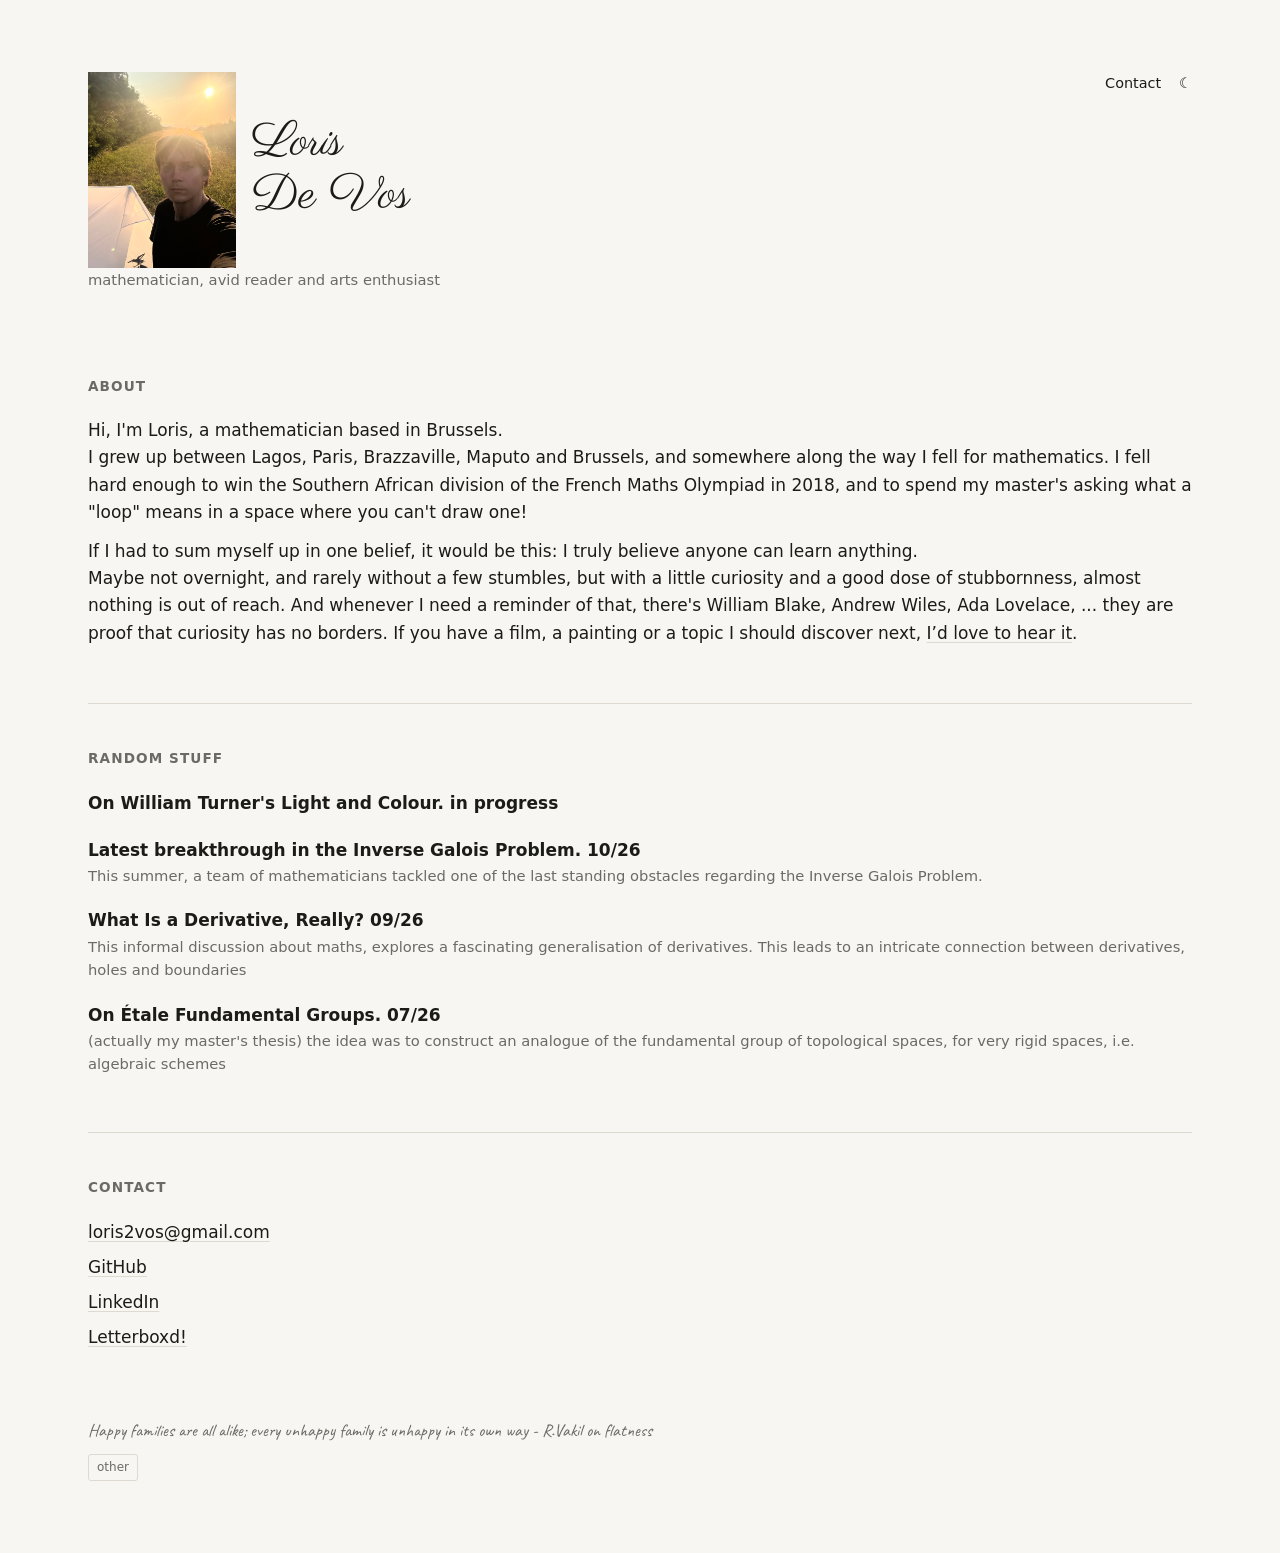
<file: index.html>
<!DOCTYPE html>
<html lang="en">
<head>
  <meta charset="UTF-8" />
  <meta name="viewport" content="width=device-width, initial-scale=1" />
  <!-- page title and description -->
  <title>Loris De Vos</title>
  <meta name="description" content="Personal site of Lolo" />
  <script src="script.js"></script>
  <script>applySavedTheme();</script>
  <link href="https://fonts.googleapis.com/css2?family=Caveat&family=Parisienne&display=swap" rel="stylesheet">
  <link rel="stylesheet" href="style.css" />
  <link rel="icon" type="image/png" sizes="64x64" href="fox_logo.png">
  <link rel="icon" href="fox_logo.ico">
  <style>
    p.size {
        font-size: 10px;
    }
  </style>
</head>
<body>

  <header class="site-header">
    <div class="header-info">
      <div class="identity">
        <img src="photos/lolo.jpg" class="avatar" width="148" height="196">
        <h1 class="name">
          <span>Loris</span>
          <span>De Vos</span>
        </h1>
      </div>
      <p class="tagline">mathematician, avid reader and arts enthusiast</p>
    </div>
    <nav class="nav">
      <!-- <a href="#writing">Blog</a> -->
      <a href="#contact">Contact</a>
      <button type="button" class="theme-toggle" id="theme-toggle" aria-label="Switch between light and dark mode">☾</button>
    </nav>
  </header>

  <main>
    <section id="about" class="section">
      <h2>About</h2>
      <p>  <!-- bio. 2-4 sentences -->
        Hi, I'm Loris, a mathematician based in Brussels. <br>
        I grew up between Lagos, Paris, Brazzaville, Maputo and Brussels, and somewhere along the way I fell for mathematics.
        I fell hard enough to win the Southern African division of the French Maths Olympiad in 2018, 
        and to spend my master's asking what a "loop" means in a space where you can't draw one!
      </p>
      <p>
        If I had to sum myself up in one belief, it would be this:
        I truly believe anyone can learn anything. <br>
        Maybe not overnight, and rarely without a few stumbles, 
        but with a little curiosity and a good dose of stubbornness, 
        almost nothing is out of reach.
        And whenever I need a reminder of that, there's William Blake, Andrew Wiles, Ada Lovelace, ... they are
        proof that curiosity has no borders.
        If you have a film, a painting or a topic I should discover next, <a href="#contact">I’d love to hear it</a>.
      </p>
    </section>

 

    <section id="writing" class="section">
      <h2>Random stuff</h2>

      <ul class="entry-list">
        <li class="entry">
          <a href="image_1.html" class="entry-title">On William Turner's Light and Colour. in progress</a>
          <p class="entry-meta"></p>
        </li>

        <li class="entry">
          <a href="recent_papers.html" class="entry-title">Latest breakthrough in the Inverse Galois Problem. 10/26</a>
          <p class="entry-meta">This summer, a team of mathematicians tackled one of the last standing obstacles regarding the Inverse Galois Problem.</p>
        </li>

        <li class="entry">
          <a href="blog_derivatives.html" class="entry-title"> What Is a Derivative, Really? 09/26</a>
          <p class="entry-meta"> This informal discussion about maths, explores a fascinating generalisation of derivatives. 
            This leads to an intricate connection between derivatives, holes and boundaries </p>
        </li>
        
        <li class="entry">
          <a href="https://arxiv.org/pdf/2606.23906" target="_blank" rel="noopener" class="entry-title">On Étale Fundamental Groups. 07/26</a>
          <p class="entry-meta"> (actually my master's thesis) the idea was to construct an analogue of the fundamental group of 
            topological spaces, for very rigid spaces, i.e. algebraic schemes</p>
        </li>       

      </ul>
    </section>

    <section id="contact" class="section">
      <h2>Contact</h2>
      <ul class="entry-list contact-list">
        <li><a href="mailto:loris2vos@gmail.com">loris2vos@gmail.com</a></li>
        <li><a href="https://github.com/hispagui" target="_blank" rel="noopener">GitHub</a></li>
        <li><a href="https://linkedin.com/in/loris-de-vos/" target="_blank" rel="noopener">LinkedIn</a></li>
        <li><a href="https://letterboxd.com/hispagui/" target="_blank" rel="noopener">Letterboxd!</a></li>

      </ul>
    </section>
  </main>
  
  <footer class="site-footer">
    <p class="quote" id="random-quote" aria-live="polite"></p>
    <button type="button" class="quote-button" id="new-quote">other</button>
  </footer> 

  <script>
    initQuotes();
    initThemeToggle();
  </script>


</body>
</html>
</file>
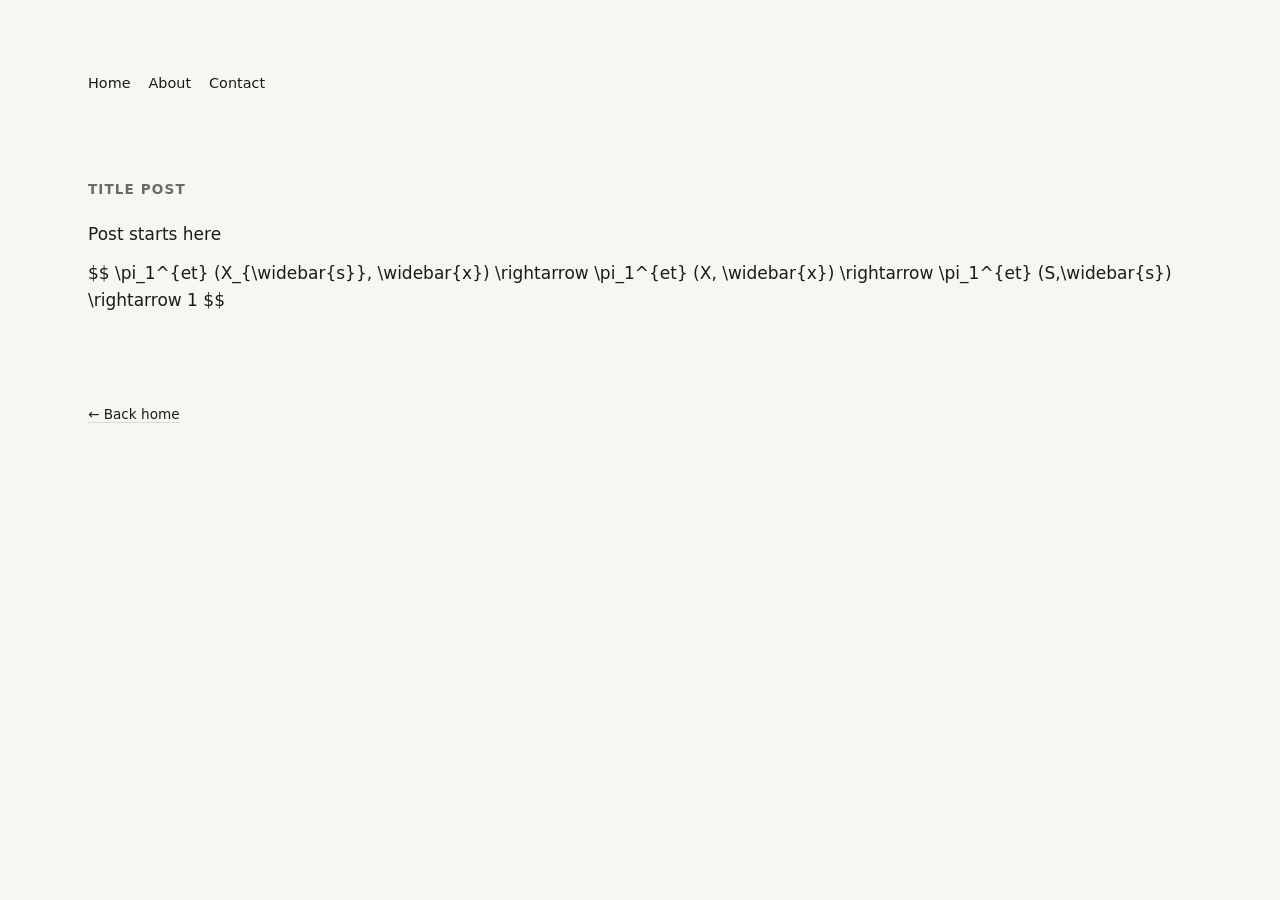
<file: blog.html>
<!DOCTYPE html>
<html lang="en">
<head>
  <meta charset="UTF-8" />
  <meta name="viewport" content="width=device-width, initial-scale=1" />
  <title>Blog — Loris De Vos</title>
  <meta name="description" content="Writing by Loris De Vos." />
  <link rel="stylesheet" href="style.css" />
  <link rel="icon" type="image/png" sizes="64x64" href="fox_logo.png">
  <link rel="icon" href="fox_logo.ico">
</head>
<body>

  <header class="site-header">

    <nav class="nav">
      <a href="index.html">Home</a>
      <a href="index.html#about">About</a>
      <a href="index.html#contact">Contact</a>
    </nav>
  </header>

  <main>
    <section class="section">
      <h2>Title post</h2>

      <p>
        Post starts here <br>
        <div>
          $$
          \pi_1^{et} (X_{\widebar{s}}, \widebar{x}) \rightarrow \pi_1^{et} (X, \widebar{x}) \rightarrow \pi_1^{et} (S,\widebar{s}) \rightarrow 1
          $$
        </div>
      </p>
      
    </section>
  </main>

  <footer class="site-footer">
    <p><a href="index.html">&larr; Back home</a></p>
  </footer>

</body>
</html>
</file>
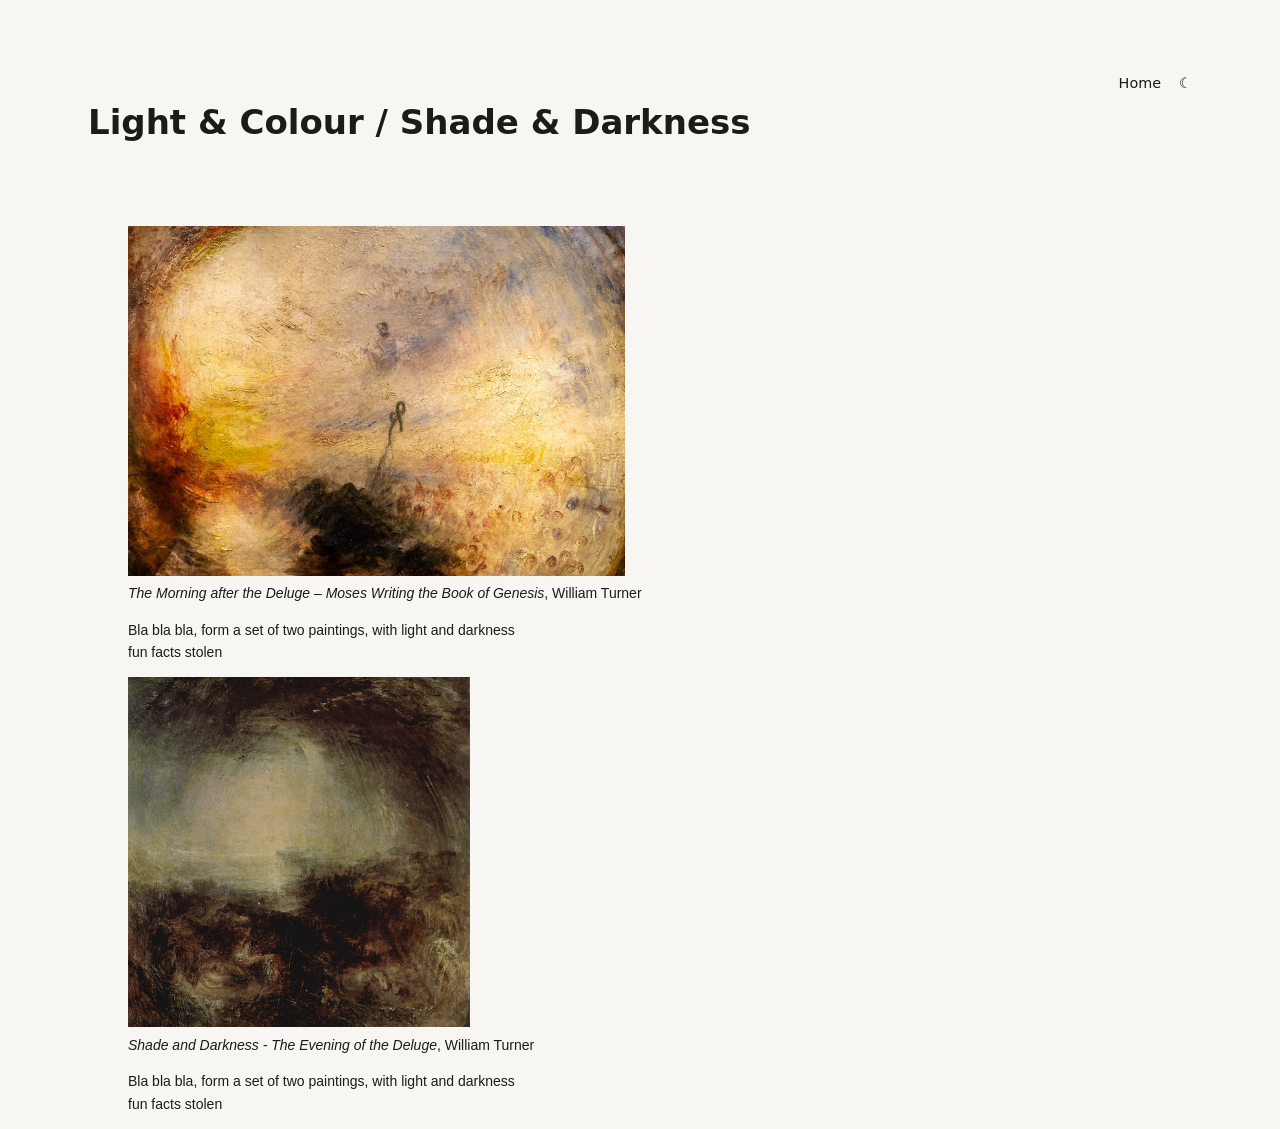
<file: image_1.html>
<!DOCTYPE html>
<html lang="en">
<head>
  <style>
    main {
      font-size: 14px;
      font-family: 'Trebuchet MS', 'Lucida Sans Unicode', 'Lucida Grande', 'Lucida Sans', Arial, sans-serif;
    }
  </style>
  <meta charset="UTF-8" />
  <meta name="viewport" content="width=device-width, initial-scale=1" />
  <meta name="author" content="Loris De Vos">
  <meta property="og:title" content="On William Turner's Light and Colour">
  <meta property="og:description" content="A short look at how Turner painted light.">
  <meta property="og:image" content="photos/Turner_JMW_Light_and_Colour_The_Morning_after_the_Deluge_Moses_Writing_the_Book_of_Genesis.jpg">

  <title>Light & Colour</title>
  <script src="script.js"></script>
  <script>applySavedTheme();</script>

  <link rel="stylesheet" href="style.css" />
  <link rel="icon" type="image/png" sizes="64x64" href="fox_logo.png">
  <link rel="icon" href="fox_logo.ico">
</head>

<body>

  <header class="site-header">
    <h1>Light & Colour / Shade & Darkness</h1>
    <nav class="nav">
      <a href="index.html">Home</a>
      <button type="button" class="theme-toggle" id="theme-toggle" aria-label="Switch between light and dark mode">☾</button>
    </nav>
  </header>


  <main>


  <figure>
        <img src="photos/Turner_JMW_Light_and_Colour_The_Morning_after_the_Deluge_Moses_Writing_the_Book_of_Genesis.jpg"
        title="The Morning after the Deluge – Moses Writing the Book of Genesis, William Turner" 
        loading="lazy"
        width="497"
        height="350"
        />
        <figcaption><i>The Morning after the Deluge – Moses Writing the Book of Genesis</i>, William Turner</figcaption>
  </figure>


  <blockquote>
  <p>
    Bla bla bla, form a set of two paintings, with light and darkness<br>
    fun facts stolen
  </p>
  </blockquote>


  <figure>
        <img src="photos/Turner_JMW_Shade_and_Darkness_The_Evening_of_the_Deluge.jpg"
        title="Shade and Darkness - The Evening of the Deluge"  
        loading="lazy"
        width="342"
        height="350"
        />
        <figcaption><i>Shade and Darkness - The Evening of the Deluge</i>, William Turner</figcaption>
  </figure>



  <blockquote>
  <p>
    Bla bla bla, form a set of two paintings, with light and darkness<br>
    fun facts stolen
  </p>
  </blockquote>

  </main>


      <script>
    initThemeToggle();
  </script>
</body>
</file>
<file: style.css>
/* ---------- Tokens ---------- */


:root {
  --paper: #f7f6f2;
  --ink: #1b1b18;
  --ink-soft: #6b6a64;
  --accent: #3d5a50;
  --rule: #dedad0;

  --font-display: "Parisienne", cursive;
  --font-body: -apple-system, BlinkMacSystemFont, "Segoe UI", system-ui, sans-serif;
  --font-quote: "Caveat", serif;

  --width: min(90%, 1400px); 
  --max-width: none;
}

* { box-sizing: border-box; }

html {
  -webkit-text-size-adjust: 100%;
}

/* ---------- Dark theme ---------- */
:root[data-theme="dark"] {
  --paper: #161614;
  --ink: #ecebe6;
  --ink-soft: #9d9b93;
  --accent: #8fb5a6;
  --rule: #34332e;
  color-scheme: dark;
}
@media (prefers-color-scheme: dark) {
  :root:not([data-theme="light"]) {
    --paper: #161614;
    --ink: #ecebe6;
    --ink-soft: #9d9b93;
    --accent: #8fb5a6;
    --rule: #34332e;
    color-scheme: dark;
  }
}
.theme-toggle {
  font: inherit;
  color: var(--ink);
  background: none;
  border: none;
  padding: 0;
  cursor: pointer;
}
.theme-toggle:hover,
.theme-toggle:focus-visible {
  color: var(--accent);
}





/* ---------- Main theme ---------- */
body {
  margin: 0;
  background: var(--paper);
  color: var(--ink);
  font-family: var(--font-body);
  font-size: 17px;
  line-height: 1.6;
}

a {
  color: var(--ink);
  text-decoration: underline;
  text-decoration-color: var(--rule);
  text-underline-offset: 3px;
  transition: text-decoration-color 0.15s ease, color 0.15s ease;
}

.blog-txt {
  font-family:Arial, Helvetica, sans-serif;
  font-size: 10;
  line-height: 1.4;
}

b {
  text-indent: 40px;
  margin-top: 3em;
}


a:hover,
a:focus-visible {
  color: var(--accent);
  text-decoration-color: var(--accent);
}

a:focus-visible {
  outline: 2px solid var(--accent);
  outline-offset: 3px;
  text-decoration: none;
}

/* ---------- Layout ---------- */
.site-header,
main,
.site-footer {
  width: var(--width);
  max-width: var(--max-width);
  margin: 0 auto;
  padding-left: 24px;
  padding-right: 24px;
}

.site-header {
  display: flex;
  justify-content: space-between;
  align-items:flex-start;
  padding-top: 72px;
  padding-bottom: 40px;
}

.header-info{
  min-width: 0;
}

.identity {
  display: flex;
  flex-direction: row;  
  align-items: center;  
  gap: 1rem;
}
.avatar {
  width: 148px;
  height: 196px;
  max-width: none;    
  object-fit: cover;  
  flex-shrink: 0; 
    display: block;
}
@media (max-width: 600px) {
  .avatar {
    width: 64px;
    height: 86px;
  }
}


.identity .name {
  font-family: var(--font-display);
  font-size: 3rem;
  font-weight: 400;
  margin: 0;
  line-height: 1.1;
  letter-spacing: -0.01em;
}

.identity .name span {
  display: block;           /* "Loris" above "De Vos" */
}

.tagline {
  font-family: var(--font-body);
  font-size: 0.92rem;
  color: var(--ink-soft);
  margin: 0;
}

.center-image {
  display: block;
  margin: auto;
  width: 60%;
}

.large-image {
  display: block;
  width: 75%;
  max-width: 90%;
  height: auto;
}


.nav {
  display: flex;
  gap: 18px;
  align-items: center;
  font-family: var(--font-body);
  font-size: 0.9rem;
  padding: 0;
}

.nav a {
  text-decoration: none;
  color: var(--ink);
}

.nav a:hover,
.nav a:focus-visible {
  color: var(--accent);
}

/* ---------- Sections ---------- */
.section {
  padding: 44px 0;
  border-bottom: 1px solid var(--rule);
}

.section:last-of-type {
  border-bottom: none;
}

.section h2 {
  font-family: var(--font-body);
  font-size: 0.85rem;
  text-transform: uppercase;
  letter-spacing: 0.08em;
  color: var(--ink-soft);
  margin: 0 0 20px;
  font-weight: 600;
}

.section p {
  margin: 0 0 12px;
}

/* ---------- Entry lists (projects / writing) ---------- */
.entry-list {
  list-style: none;
  margin: 0;
  padding: 0;
}

.entry {
  margin-bottom: 20px;
}

.entry:last-child {
  margin-bottom: 0;
}

.entry-title {
  font-weight: 600;
  text-decoration: none;
}

.entry-title:hover,
.entry-title:focus-visible {
  text-decoration: underline;
  text-decoration-color: var(--accent);
}

.entry-meta {
  margin: 3px 0 0;
  font-size: 0.92rem;
  color: var(--ink-soft);
}

.contact-list {
  display: flex;
  flex-direction: column;
  gap: 8px;
}

/* ---------- Footer ---------- */
.site-footer {
  padding-top: 20px;
  padding-bottom: 72px;
  font-family: var(--font-body);
  font-size: 0.85rem;
  color: var(--ink-soft);
}

.quote {
  margin: 0 0 10px;
  font-family: var(--font-quote);
  font-size: 1.1rem;
}

.quote-button {
  font: inherit;
  font-size: 0.75rem;
  color: var(--ink-soft);
  background: none;
  border: 1px solid var(--rule);
  border-radius: 3px;
  padding: 3px 8px;
  cursor: pointer;
  transition: color 0.15s ease, border-color 0.15s ease;
}
 
.quote-button:hover,
.quote-button:focus-visible {
  color: var(--accent);
  border-color: var(--accent);
}
 
.quote-button:focus-visible {
  outline: 2px solid var(--accent);
  outline-offset: 3px;
}

/* ---------- Motion ---------- */
@media (prefers-reduced-motion: reduce) {
  * { transition: none !important; }
}

/* ---------- Small screens ---------- */
@media (max-width: 480px) {
  .site-header { 
    padding-top: 48px; 
    flex-direction: column;
    gap: 20px;
  }
  .name { font-size: 1.7rem; }
  .section { padding: 32px 0; }
}
</file>
